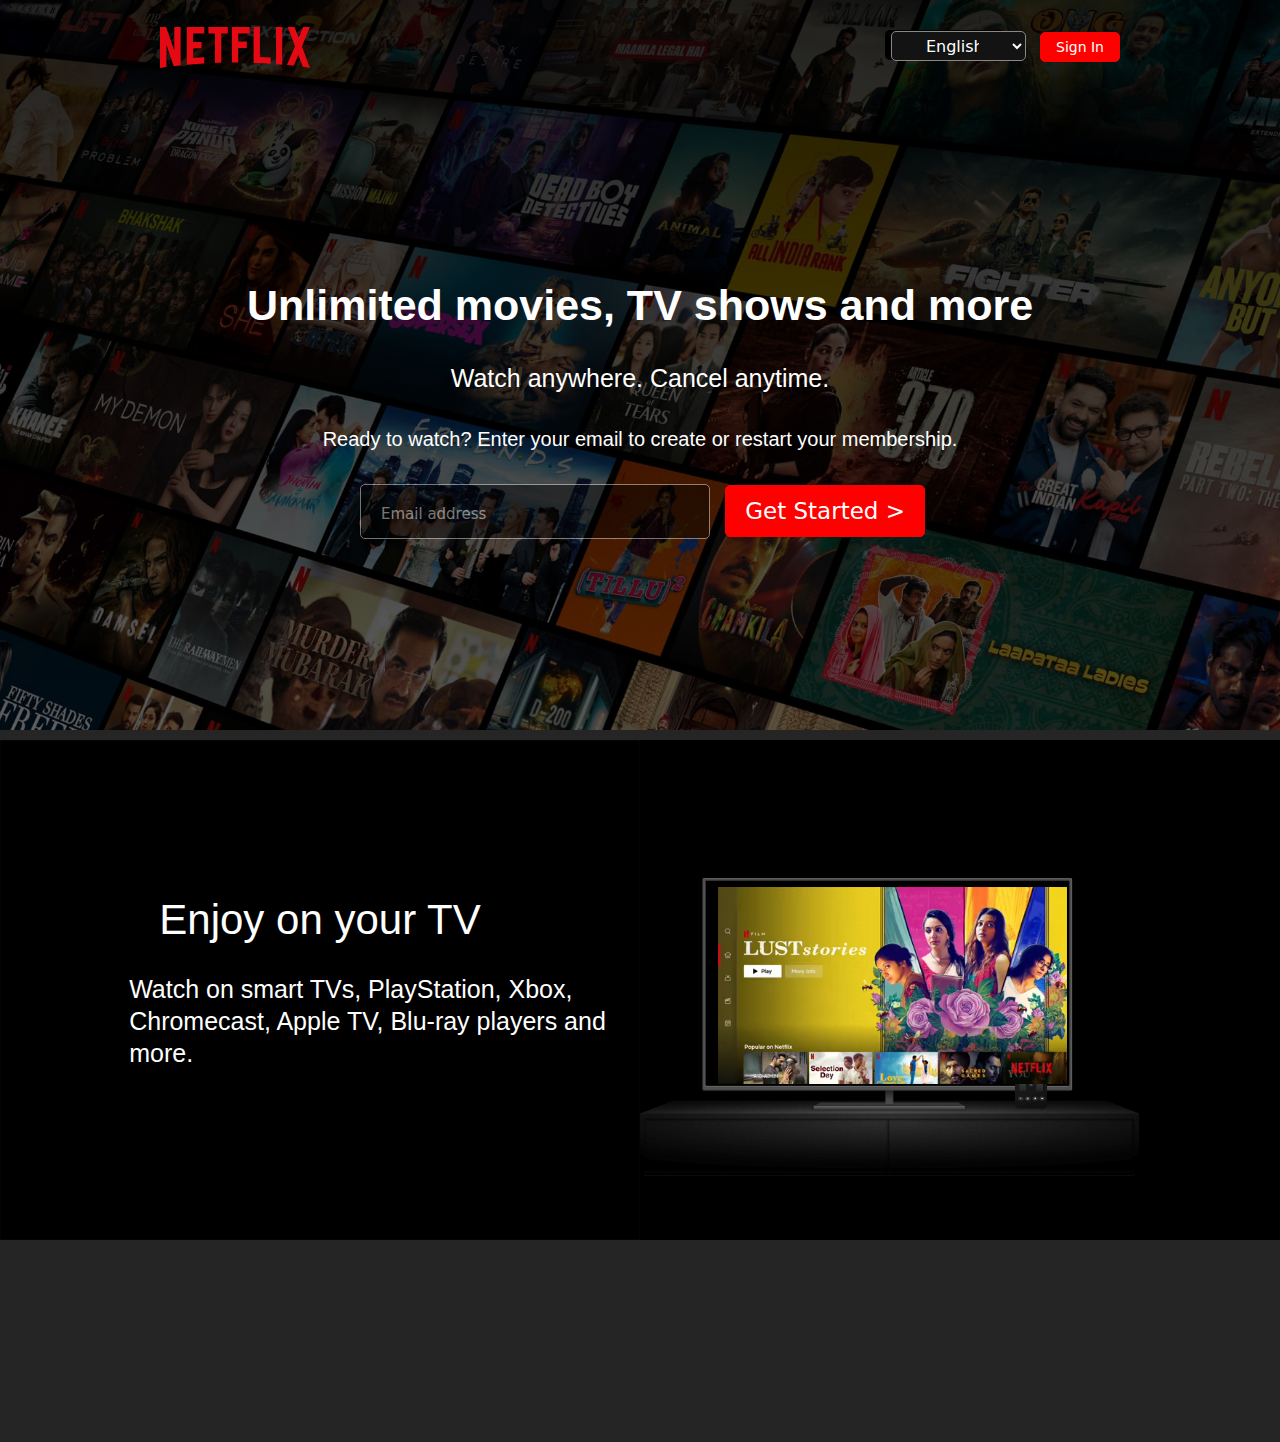
<file: index.html>
<!DOCTYPE html>
<html lang="en">
<head>
    <meta charset="UTF-8">
    <meta name="viewport" content="width=device-width, initial-scale=1.0">
    <link href="https://cdn.jsdelivr.net/npm/bootstrap@5.3.3/dist/css/bootstrap.min.css" rel="stylesheet" integrity="sha384-QWTKZyjpPEjISv5WaRU9OFeRpok6YctnYmDr5pNlyT2bRjXh0JMhjY6hW+ALEwIH" crossorigin="anonymous">
    <link rel="stylesheet" href="./style.css">
    <title>Netflix India – Watch TV Shows Online, Watch Movies Online</title>
    
</head>
<body>
    <!-- ************************* Nav Bar work*********************** -->
    <div class="banner-image">
        <div id="navbar">
            <span ><img width="150" src="./assets/logo.svg" alt=""></span>
            <div>
            <button id="btneng">
                <select>
                    <option>English</option>
                    <option >हिंदी</option>
                </select>
            </button>
                <button id="login">Sign In</button>
            </div>
            
        </div>
        <!-- *************** **** Background work***********************-->
        <div id="content">
            <h1>Unlimited movies, TV shows and more</h1>
            <p>Watch anywhere. Cancel anytime.</p>
            <h3>Ready to watch? Enter your email to create or restart your membership.</h3>
            <input type="email" placeholder="Email address">
            <button>Get Started ></button>
        </div>
    </div>

    <!-- *********************************first banner************************ -->
    <div class="banner-2">
       <div id="text">
        <h1>Enjoy on your TV</h1>
        <p>Watch on smart TVs, PlayStation, Xbox,<br> Chromecast, Apple TV, Blu-ray players and <br>more.</p>
       </div>
       <div id="scrimg">
         <img src="./assets/video/tv.png" alt="error"> 
           <div class="video">
           </div>
           <div class="vid">
           <video src="./assets/video/video-tv-in-0819.m4v " autoplay muted loop></video> 
           </div>
         </img> 
       </div>
    </div>
</body>
</html>
</file>
<file: style.css>
i* {
    box-sizing: border-box;
    margin: 0;
    padding: 0;
}
body{
    background-color: rgb(37, 37, 37);
}
.banner-image {
    background: linear-gradient(to top,rgba(0, 0, 0, 0.5),rgba(0, 0, 0, 0.815)),
     url("./assets/IN-en-20240429-popsignuptwoweeks-perspective_alpha_website_large.jpg");
    background-size: cover;
    background-repeat: no-repeat;
    background-position: center;
    height: 730px;
    /* opacity: 0.69; */
    display: flex;
    flex-direction: column;
    align-items:center ;
}

.banner-image>#navbar {
    width: 75%;
    height: 60px;
    /* background-color: black; */
    margin-top: 20px;
    background-attachment: fixed;
    display: flex;
    justify-content: space-between;

}
.banner-image>#navbar>span{
    margin-top: 7px;
    height: 100%;
    /* background-color: white; */
    background-repeat: no-repeat;
    background-size: cover;
    background-position: center;
}
.banner-image>#navbar>div>#btneng{
    width: 120px;
    height: 30px;
    margin-top: 10px;
    color: white; 
    border: 0px solid rgb(231, 220, 220);
    border-radius: 5px;
    background-color: black;
}
.banner-image>#navbar>div>#btneng>select{
    width: 135px;
    height: 30px;
    color: white;
    padding-left: 30px;
    padding-right: 30px;
    border: 1px solid rgb(138, 135, 135);
    border-radius: 5px;
    background-color: #131313;
}
banner-image>#navbar>div>#btneng:hover{
    border: 20px solid rgb(179, 166, 166);
    cursor: pointer;
    
}
.banner-image>#navbar>div>#btneng>select>option{
    background-color: white;
    color: #131313;
}


.banner-image>#navbar>div>#login{
    width: 80px;
    height: 30px;
    background-color: red;
    border: 1px solid red;
    border-radius: 5px;
    color: white;
    font-size: 14px;
    font-weight: 500;
    margin-left: 30PX;
}
.banner-image>#navbar>div>#login:hover{
    background-color: rgb(211, 6, 6);
    border: 1px solid  rgb(211, 6, 6);

}
.banner-image>#content{
    width: 900px;
    height: 400px;
    /* background-color: rgb(209, 203, 203);    */
}

.banner-image>#content>h1{
    text-align: center;
    font-family: Arial black, sans-serif;
    color: white;
    font-weight: bolder;
    font-size: 43px;
    margin-top: 200px;
}
.banner-image>#content>p{
    text-align: center;
    color: white;
    font-family: Arial, Helvetica, sans-serif;
    font-size: 25px;
    margin-top: 28px;
}
.banner-image>#content>h3{
    text-align: center;
    color: white;
    font-family: Arial, Helvetica, sans-serif;
    font-weight: lighter;
    font-size: 20px;
    margin-top: 30px;
    display: flex;
    justify-content: center;
}
.banner-image>#content>input{
    width: 350px;
    height: 55px;
    margin-top: 25px;
    margin-left: 170px;
    opacity: 0.44;
    background-color: black;
    border: 1px solid white;
    border-radius: 5px;
    font-size: 20px;
    color: white;
    padding-left: 20px;
}
::placeholder{
    color:white;
    font-size: 15px;
    font-weight: 10px;
}
.banner-image>#content>input:hover{
    width: 350px;
    height: 60px;
    border: 3px solid rgb(247, 245, 245);
    border-radius: 5px;
    color:white;
    font-size: 20px;
}

.banner-image>#content>button{
    width: 200px;
    height: 52px;
    margin-top: 25px;
    margin-left: 10px;
    background-color: red;
    border: 1px solid red;
    border-radius: 5px;
    font-size: 23px;
    font-weight: 500;
    color: white;
}

.banner-image>#content>button:hover{
    width: 200px;
    height: 52px;
    background-color: rgb(211, 6, 6);
    border: 1px solid red;
    border-radius: 5px;
    font-size: 23px;
    color: white;
}
/* ******************************************banner-2****************************** */

.banner-2{
    width: 100%;
    height: 500px;
    background-color: black;
    margin-top: 10px;
    display: flex;
    flex-direction: row;
}

.banner-2>#text{
    width: 50%;
    height: 100%;
    /* background-color: aqua; */
    display: flex;
    flex-direction: column;
    justify-content: center;
    align-items: center;
    border: 1px solid rgb(5, 5, 5);
}
.banner-2>#text>h1{
    color: white;
    text-align: center;
    font-family: Arial black, Helvetica, sans-serif;
    font-size: 42px;
}
.banner-2>#text>p{
    color:white;
    font-size: 25px;
    font-family: Arial, Helvetica, sans-serif;
    line-height: 2rem ;
    margin-top: 20px;
    padding-left: 95px;
}
.banner-2>#scrimg{
    width: 39%;
    height: 100%;
    /* background-color: aqua;  */
     background: video;
    color: white;
    display: flex;
    align-items: center;
}
.banner-2>#scrimg>img{
    width: 100%;
    height: 75%;
    
}
.banner-2>#scrimg>.vid{
    width: 70%;
    height: 100%;
    margin-bottom:10px;
    margin-left: 78px;
    position: absolute;
   
}
.banner-2>#scrimg>.vid>video{
    width: 39%;
    height: 100%;
    /*background-color: blue; */
}
</file>
